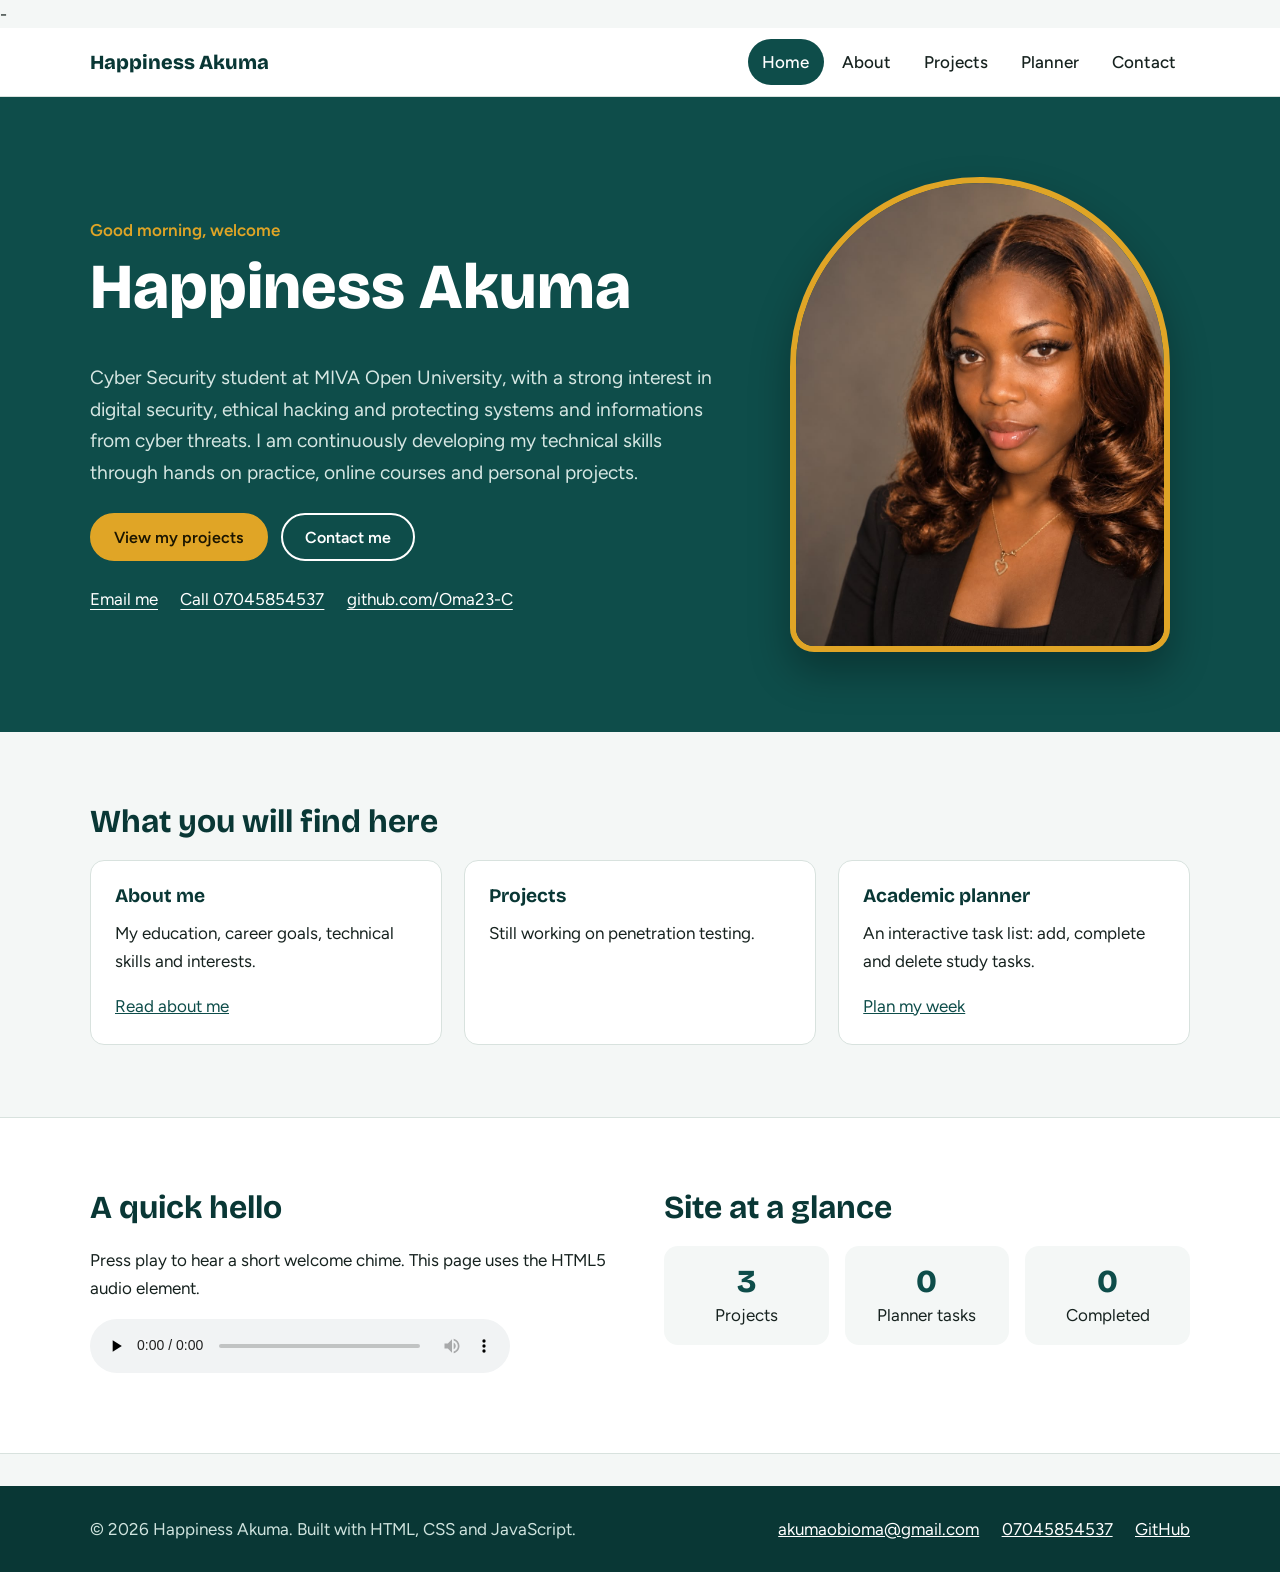
<file: happiness-portfolio/index.html>
<!DOCTYPE html>-
<html lang="en">
<head>
<meta charset="UTF-8">
<meta name="viewport" content="width=device-width, initial-scale=1">
<meta name="description" content="Happiness Akuma - Cyber Security student at MIVA Open University. Portfolio, projects and academic planner.">
<title>Home | Happiness Akuma</title>
<link rel="preconnect" href="https://fonts.googleapis.com">
<link rel="preconnect" href="https://fonts.gstatic.com" crossorigin>
<link href="https://fonts.googleapis.com/css2?family=Bricolage+Grotesque:wght@500;700;800&family=Figtree:wght@400;500;600&display=swap" rel="stylesheet">
<link rel="stylesheet" href="css/style.css">
</head>
<body>
<a class="skip" href="#main">Skip to content</a>
<header class="site-header">
  <div class="wrap bar">
    <a class="brand" href="index.html" aria-label="Happiness Akuma - home">Happiness Akuma</a>
    <button class="nav-toggle" id="navToggle" aria-expanded="false" aria-controls="siteNav" aria-label="Open menu"><span></span><span></span><span></span></button>
    <nav id="siteNav" class="site-nav" aria-label="Main">
      <ul>
        <li><a href="index.html" aria-current="page">Home</a></li>
        <li><a href="about.html">About</a></li>
        <li><a href="projects.html">Projects</a></li>
        <li><a href="planner.html">Planner</a></li>
        <li><a href="contact.html">Contact</a></li>
      </ul>
    </nav>
  </div>
</header>
<main id="main">

<section class="hero">
  <div class="wrap hero-grid">
    <div class="hero-text">
      <p class="kicker" id="greeting">Hello, welcome</p>
      <h1>Happiness Akuma</h1>
      <p class="lead">Cyber Security student at MIVA Open University, with a strong interest in digital security, ethical hacking and protecting systems and informations from cyber threats. I am continuously developing my technical skills through hands on practice, online courses and personal projects.</p>
      <div class="cta">
        <a class="btn" href="projects.html">View my projects</a>
        <a class="btn ghost" href="contact.html">Contact me</a>
      </div>
      <ul class="quick" aria-label="Quick contact">
        <li><a href="mailto:akumaobioma@gmail.com">Email me</a></li>
        <li><a href="tel:+2347045854537">Call 07045854537</a></li>
        <li><a href="https://github.com/Oma23-C" target="_blank" rel="noopener noreferrer">github.com/Oma23-C</a></li>
      </ul>
    </div>
    <figure class="portrait">
      <img src="images/profile.jpeg" alt="Professional headshot of Happiness Akuma" width="480" height="600">
    </figure>
  </div>
</section>

<section class="section">
  <div class="wrap">
    <h2>What you will find here</h2>
    <div class="grid cols-3">
      <article class="card"><h3>About me</h3><p>My education, career goals, technical skills and interests.</p><a href="about.html">Read about me</a></article>
      <article class="card"><h3>Projects</h3><p>Still working on penetration testing.</p><a "></a></article>
      <article class="card"><h3>Academic planner</h3><p>An interactive task list: add, complete and delete study tasks.</p><a href="planner.html">Plan my week</a></article>
    </div>
  </div>
</section>

<section class="section alt">
  <div class="wrap split">
    <div>
      <h2>A quick hello</h2>
      <p>Press play to hear a short welcome chime. This page uses the HTML5 audio element.</p>
      <audio controls preload="none" src="media/welcome.wav">Your browser does not support the audio element.</audio>
    </div>
    <div>
      <h2>Site at a glance</h2>
      <div class="stats" id="stats" aria-live="polite"></div>
    </div>
  </div>
</section>

</main>
<footer class="site-footer">
  <div class="wrap foot">
    <p>&copy; <span id="year">2026</span> Happiness Akuma. Built with HTML, CSS and JavaScript.</p>
    <ul class="links" aria-label="Contact links">
      <li><a href="mailto:akumaobioma@gmail.com">akumaobioma@gmail.com</a></li>
      <li><a href="tel:+2347045854537">07045854537</a></li>
      <li><a href="https://github.com/Oma23-C" target="_blank" rel="noopener noreferrer">GitHub</a></li>
    </ul>
  </div>
</footer>
<script src="js/main.js"></script>

</body>
</html>
</file>
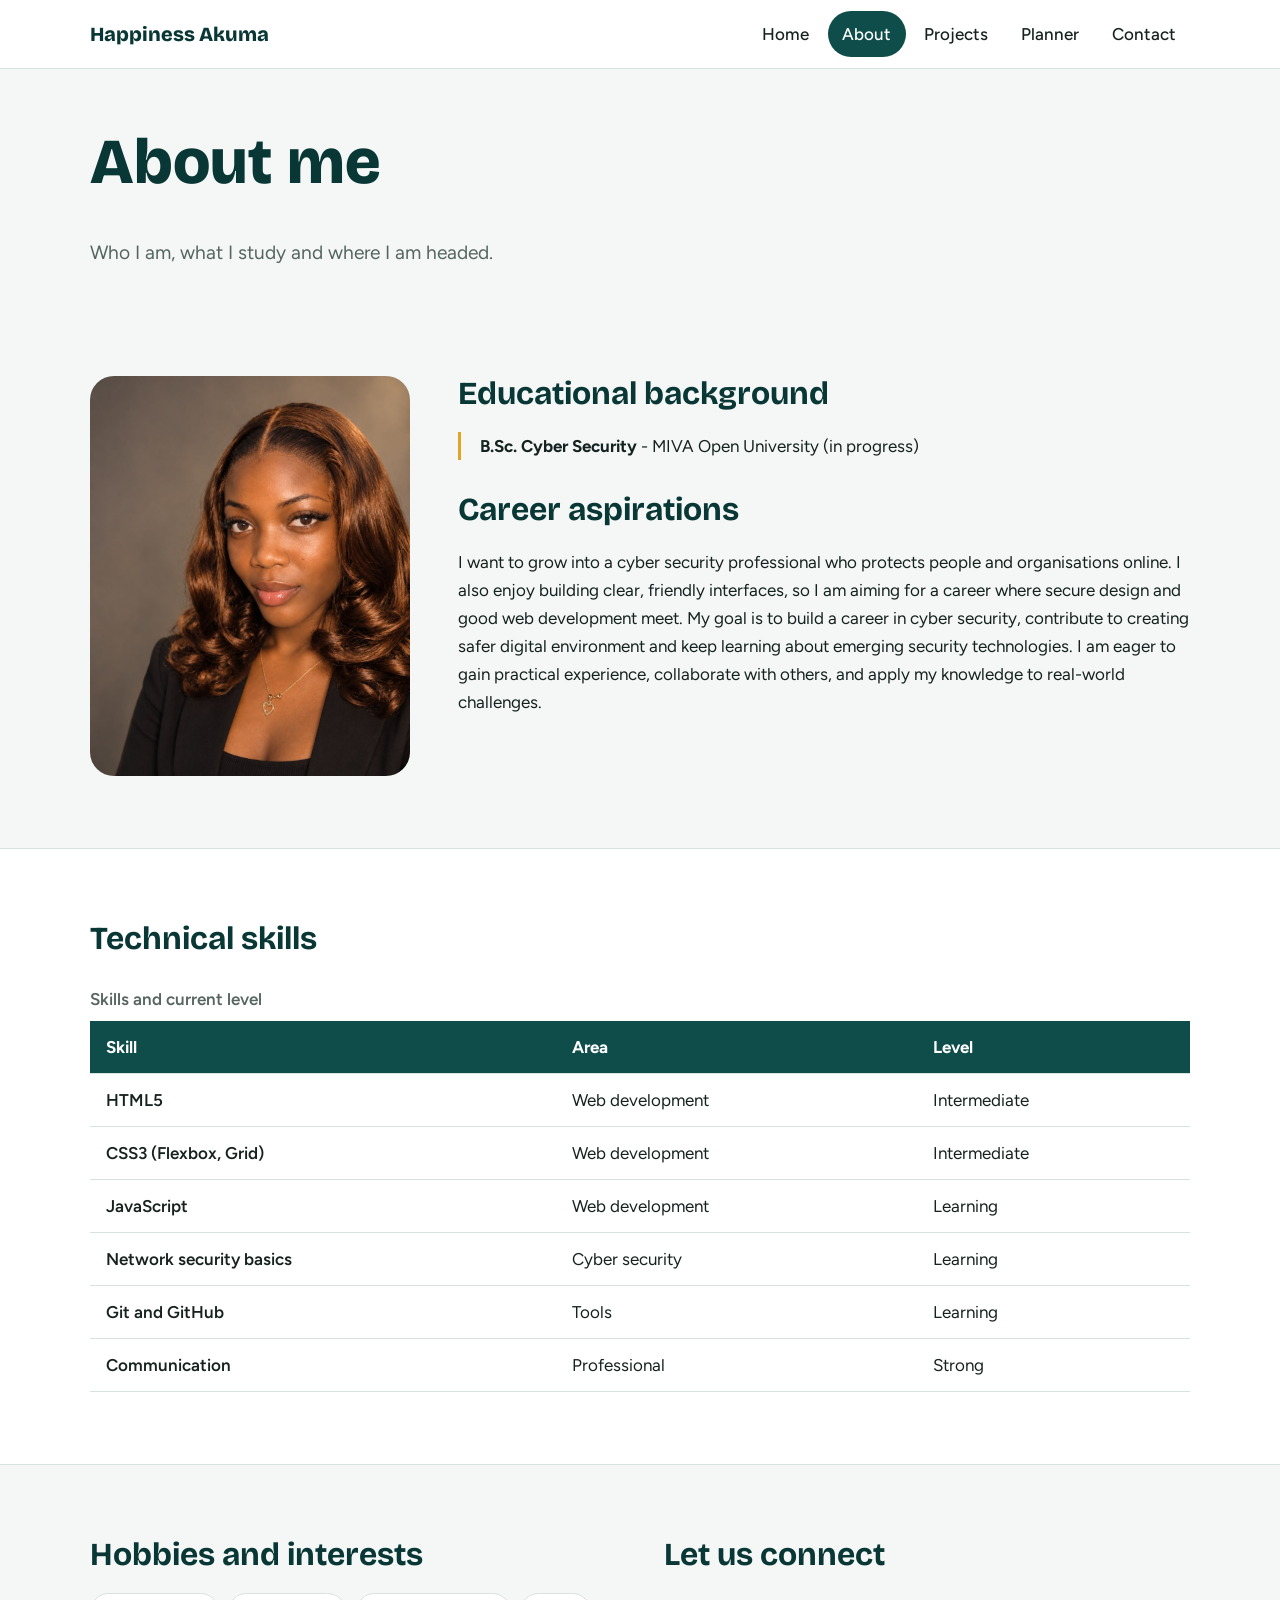
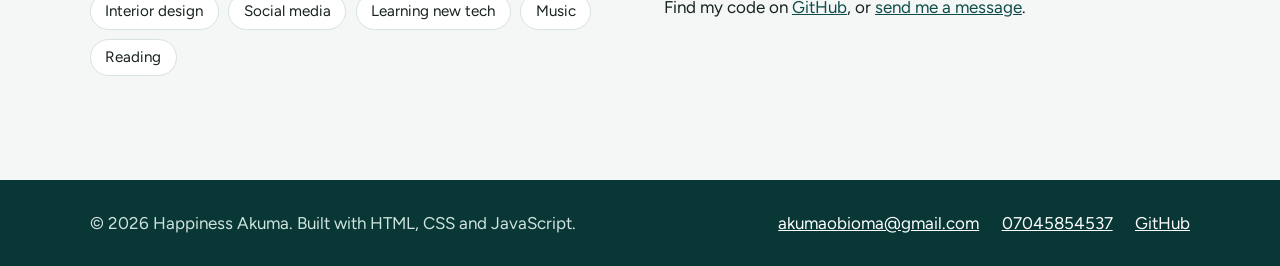
<file: happiness-portfolio/about.html>
<!DOCTYPE html>
<html lang="en">
<head>
<meta charset="UTF-8">
<meta name="viewport" content="width=device-width, initial-scale=1">
<meta name="description" content="Happiness Akuma - Cyber Security student at MIVA Open University. Portfolio, projects and academic planner.">
<title>About me | Happiness Akuma</title>
<link rel="preconnect" href="https://fonts.googleapis.com">
<link rel="preconnect" href="https://fonts.gstatic.com" crossorigin>
<link href="https://fonts.googleapis.com/css2?family=Bricolage+Grotesque:wght@500;700;800&family=Figtree:wght@400;500;600&display=swap" rel="stylesheet">
<link rel="stylesheet" href="css/style.css">
</head>
<body>
<a class="skip" href="#main">Skip to content</a>
<header class="site-header">
  <div class="wrap bar">
    <a class="brand" href="index.html" aria-label="Happiness Akuma - home">Happiness Akuma</a>
    <button class="nav-toggle" id="navToggle" aria-expanded="false" aria-controls="siteNav" aria-label="Open menu"><span></span><span></span><span></span></button>
    <nav id="siteNav" class="site-nav" aria-label="Main">
      <ul>
        <li><a href="index.html">Home</a></li>
        <li><a href="about.html" aria-current="page">About</a></li>
        <li><a href="projects.html">Projects</a></li>
        <li><a href="planner.html">Planner</a></li>
        <li><a href="contact.html">Contact</a></li>
      </ul>
    </nav>
  </div>
</header>
<main id="main">

<section class="page-head"><div class="wrap"><h1>About me</h1><p class="lead">Who I am, what I study and where I am headed.</p></div></section>

<section class="section">
  <div class="wrap split about">
    <img class="side-photo" src="images/profile.jpeg" alt="Happiness Akuma smiling in a black blazer" width="320" height="400">
    <div>
      <h2>Educational background</h2>
      <ul class="timeline">
        <li><strong>B.Sc. Cyber Security</strong> - MIVA Open University (in progress)</li>
      
      
      </ul>
      <h2>Career aspirations</h2>
      <p>I want to grow into a cyber security professional who protects people and organisations online. I also enjoy building clear, friendly interfaces, so I am aiming for a career where secure design and good web development meet. My goal is to build a career in cyber security, contribute to creating safer digital environment and keep learning about emerging security technologies. I am eager to gain practical experience, collaborate with others, and apply my knowledge to real-world challenges.</p>
    </div>
  </div>
</section>

<section class="section alt">
  <div class="wrap">
    <h2>Technical skills</h2>
    <div class="table-scroll">
    <table>
      <caption>Skills and current level</caption>
      <thead><tr><th scope="col">Skill</th><th scope="col">Area</th><th scope="col">Level</th></tr></thead>
      <tbody>
        <tr><th scope="row">HTML5</th><td>Web development</td><td>Intermediate</td></tr>
        <tr><th scope="row">CSS3 (Flexbox, Grid)</th><td>Web development</td><td>Intermediate</td></tr>
        <tr><th scope="row">JavaScript</th><td>Web development</td><td>Learning</td></tr>
        <tr><th scope="row">Network security basics</th><td>Cyber security</td><td>Learning</td></tr>
        <tr><th scope="row">Git and GitHub</th><td>Tools</td><td>Learning</td></tr>
        <tr><th scope="row">Communication</th><td>Professional</td><td>Strong</td></tr>
      </tbody>
    </table>
    </div>
  </div>
</section>

<section class="section">
  <div class="wrap split">
    <div>
      <h2>Hobbies and interests</h2>
      <ul class="chips">
        <li>Interior design</li><li>Social media</li><li>Learning new tech</li><li>Music</li><li>Reading</li>
      </ul>
    </div>
    <div>
      <h2>Let us connect</h2>
      <p>Find my code on <a href="https://github.com/Oma23-C" target="_blank" rel="noopener noreferrer">GitHub</a>, or <a href="contact.html">send me a message</a>.</p>
    </div>
  </div>
</section>

</main>
<footer class="site-footer">
  <div class="wrap foot">
    <p>&copy; <span id="year">2026</span> Happiness Akuma. Built with HTML, CSS and JavaScript.</p>
    <ul class="links" aria-label="Contact links">
      <li><a href="mailto:akumaobioma@gmail.com">akumaobioma@gmail.com</a></li>
      <li><a href="tel:+2347045854537">07045854537</a></li>
      <li><a href="https://github.com/Oma23-C" target="_blank" rel="noopener noreferrer">GitHub</a></li>
    </ul>
  </div>
</footer>
<script src="js/main.js"></script>

</body>
</html>
</file>
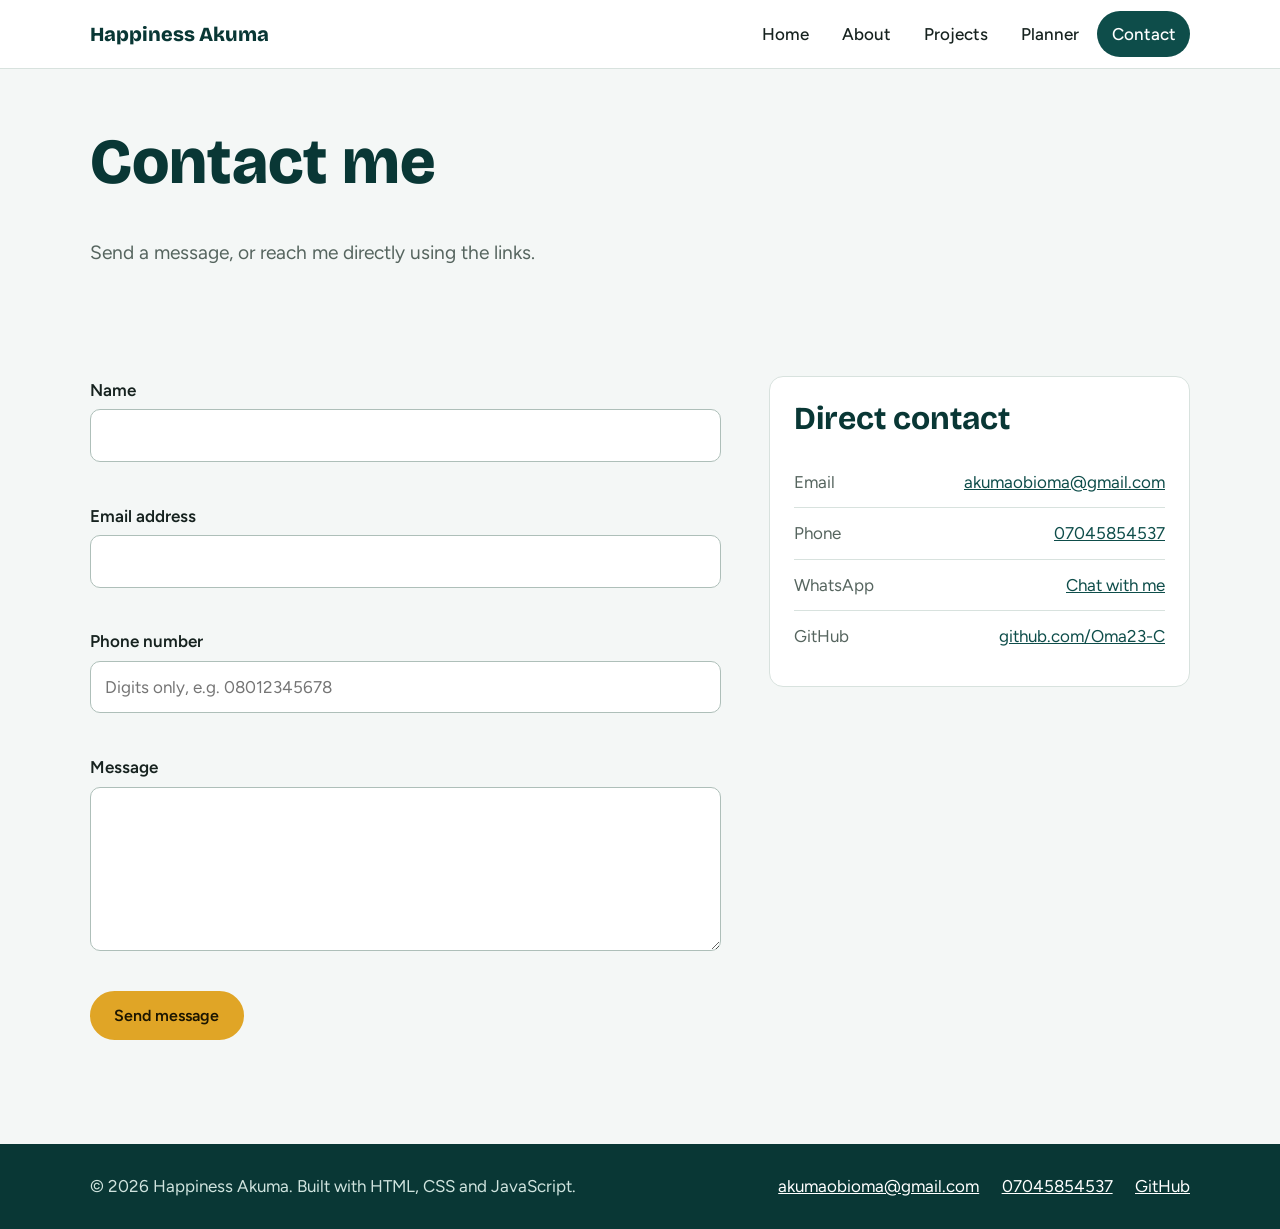
<file: happiness-portfolio/contact.html>
<!DOCTYPE html>
<html lang="en">
<head>
<meta charset="UTF-8">
<meta name="viewport" content="width=device-width, initial-scale=1">
<meta name="description" content="Happiness Akuma - Cyber Security student at MIVA Open University. Portfolio, projects and academic planner.">
<title>Contact | Happiness Akuma</title>
<link rel="preconnect" href="https://fonts.googleapis.com">
<link rel="preconnect" href="https://fonts.gstatic.com" crossorigin>
<link href="https://fonts.googleapis.com/css2?family=Bricolage+Grotesque:wght@500;700;800&family=Figtree:wght@400;500;600&display=swap" rel="stylesheet">
<link rel="stylesheet" href="css/style.css">
</head>
<body>
<a class="skip" href="#main">Skip to content</a>
<header class="site-header">
  <div class="wrap bar">
    <a class="brand" href="index.html" aria-label="Happiness Akuma - home">Happiness Akuma</a>
    <button class="nav-toggle" id="navToggle" aria-expanded="false" aria-controls="siteNav" aria-label="Open menu"><span></span><span></span><span></span></button>
    <nav id="siteNav" class="site-nav" aria-label="Main">
      <ul>
        <li><a href="index.html">Home</a></li>
        <li><a href="about.html">About</a></li>
        <li><a href="projects.html">Projects</a></li>
        <li><a href="planner.html">Planner</a></li>
        <li><a href="contact.html" aria-current="page">Contact</a></li>
      </ul>
    </nav>
  </div>
</header>
<main id="main">

<section class="page-head"><div class="wrap"><h1>Contact me</h1><p class="lead">Send a message, or reach me directly using the links.</p></div></section>
<section class="section">
  <div class="wrap split contact">
    <form id="contactForm" novalidate>
      <div class="field">
        <label for="name">Name</label>
        <input id="name" name="name" type="text" autocomplete="name">
        <p class="error" id="nameError" role="alert"></p>
      </div>
      <div class="field">
        <label for="email">Email address</label>
        <input id="email" name="email" type="email" autocomplete="email">
        <p class="error" id="emailError" role="alert"></p>
      </div>
      <div class="field">
        <label for="phone">Phone number</label>
        <input id="phone" name="phone" type="tel" inputmode="numeric" autocomplete="tel" placeholder="Digits only, e.g. 08012345678">
        <p class="error" id="phoneError" role="alert"></p>
      </div>
      <div class="field">
        <label for="message">Message</label>
        <textarea id="message" name="message" rows="5"></textarea>
        <p class="error" id="messageError" role="alert"></p>
      </div>
      <button class="btn" type="submit">Send message</button>
      <div id="formSuccess" class="success" hidden></div>
    </form>

    <aside class="card direct">
      <h2>Direct contact</h2>
      <ul class="list-plain">
        <li><span>Email</span><a href="mailto:akumaobioma@gmail.com">akumaobioma@gmail.com</a></li>
        <li><span>Phone</span><a href="tel:+2347045854537">07045854537</a></li>
        <li><span>WhatsApp</span><a href="https://wa.me/2347045854537" target="_blank" rel="noopener noreferrer">Chat with me</a></li>
        <li><span>GitHub</span><a href="https://github.com/Oma23-C" target="_blank" rel="noopener noreferrer">github.com/Oma23-C</a></li>
      </ul>
    </aside>
  </div>
</section>

</main>
<footer class="site-footer">
  <div class="wrap foot">
    <p>&copy; <span id="year">2026</span> Happiness Akuma. Built with HTML, CSS and JavaScript.</p>
    <ul class="links" aria-label="Contact links">
      <li><a href="mailto:akumaobioma@gmail.com">akumaobioma@gmail.com</a></li>
      <li><a href="tel:+2347045854537">07045854537</a></li>
      <li><a href="https://github.com/Oma23-C" target="_blank" rel="noopener noreferrer">GitHub</a></li>
    </ul>
  </div>
</footer>
<script src="js/main.js"></script>
<script src="js/contact.js"></script>
</body>
</html>
</file>
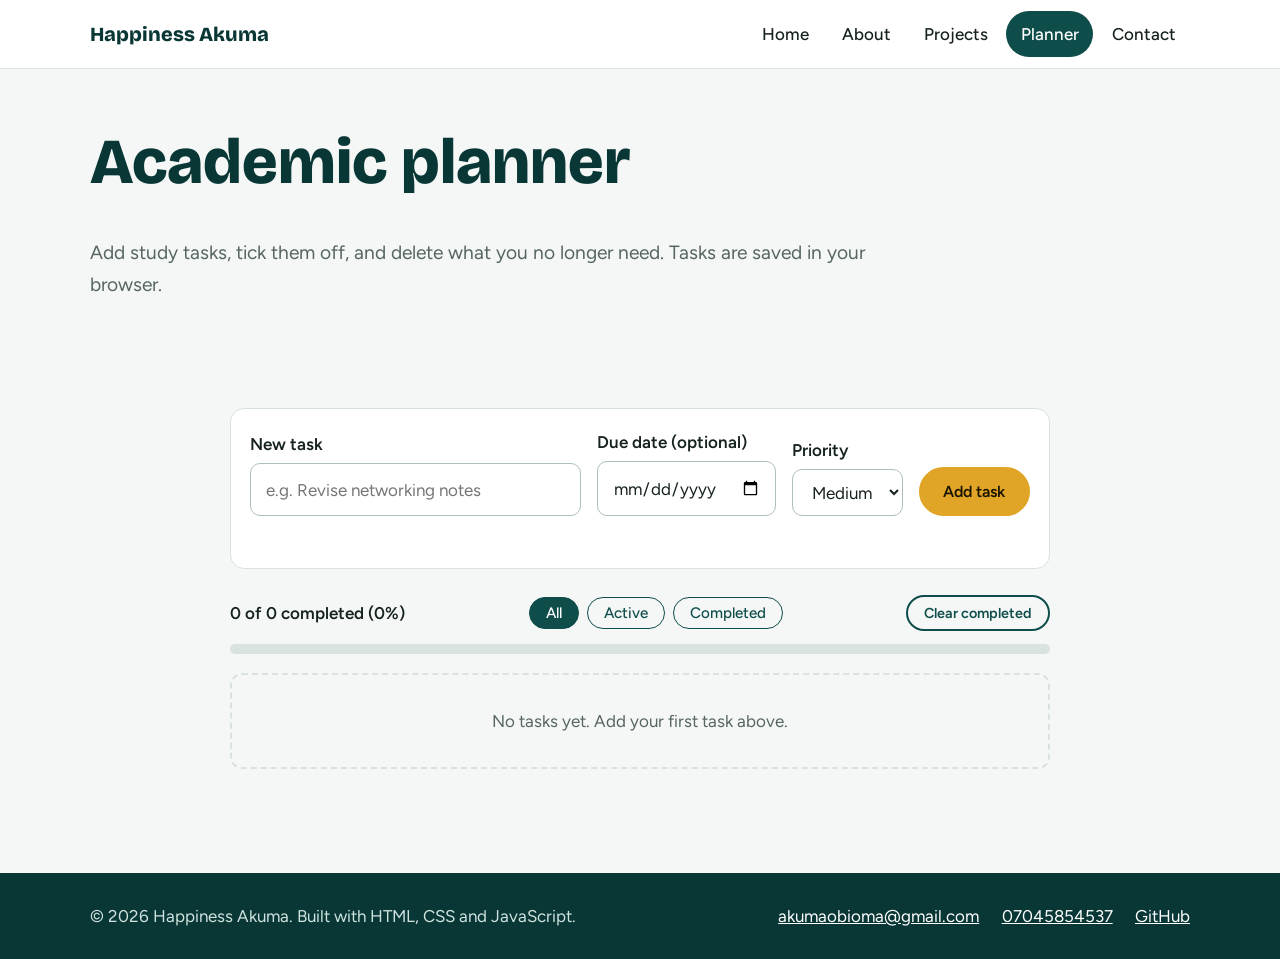
<file: happiness-portfolio/planner.html>
<!DOCTYPE html>
<html lang="en">
<head>
<meta charset="UTF-8">
<meta name="viewport" content="width=device-width, initial-scale=1">
<meta name="description" content="Happiness Akuma - Cyber Security student at MIVA Open University. Portfolio, projects and academic planner.">
<title>Academic planner | Happiness Akuma</title>
<link rel="preconnect" href="https://fonts.googleapis.com">
<link rel="preconnect" href="https://fonts.gstatic.com" crossorigin>
<link href="https://fonts.googleapis.com/css2?family=Bricolage+Grotesque:wght@500;700;800&family=Figtree:wght@400;500;600&display=swap" rel="stylesheet">
<link rel="stylesheet" href="css/style.css">
</head>
<body>
<a class="skip" href="#main">Skip to content</a>
<header class="site-header">
  <div class="wrap bar">
    <a class="brand" href="index.html" aria-label="Happiness Akuma - home">Happiness Akuma</a>
    <button class="nav-toggle" id="navToggle" aria-expanded="false" aria-controls="siteNav" aria-label="Open menu"><span></span><span></span><span></span></button>
    <nav id="siteNav" class="site-nav" aria-label="Main">
      <ul>
        <li><a href="index.html">Home</a></li>
        <li><a href="about.html">About</a></li>
        <li><a href="projects.html">Projects</a></li>
        <li><a href="planner.html" aria-current="page">Planner</a></li>
        <li><a href="contact.html">Contact</a></li>
      </ul>
    </nav>
  </div>
</header>
<main id="main">

<section class="page-head"><div class="wrap"><h1>Academic planner</h1><p class="lead">Add study tasks, tick them off, and delete what you no longer need. Tasks are saved in your browser.</p></div></section>
<section class="section">
  <div class="wrap planner">
    <form id="taskForm" class="task-form" novalidate>
      <div class="field grow">
        <label for="taskInput">New task</label>
        <input id="taskInput" type="text" maxlength="100" placeholder="e.g. Revise networking notes" autocomplete="off">
      </div>
      <div class="field">
        <label for="taskDue">Due date (optional)</label>
        <input id="taskDue" type="date">
      </div>
      <div class="field">
        <label for="taskPriority">Priority</label>
        <select id="taskPriority"><option>Low</option><option selected>Medium</option><option>High</option></select>
      </div>
      <button class="btn" type="submit">Add task</button>
      <p class="error" id="taskError" role="alert"></p>
    </form>

    <div class="toolbar">
      <p id="summary" aria-live="polite"></p>
      <div class="filters" id="taskFilters" role="group" aria-label="Filter tasks">
        <button type="button" class="chip is-on" data-filter="all">All</button>
        <button type="button" class="chip" data-filter="active">Active</button>
        <button type="button" class="chip" data-filter="done">Completed</button>
      </div>
      <button type="button" class="btn ghost small" id="clearDone">Clear completed</button>
    </div>
    <div class="progress" aria-hidden="true"><div id="bar"></div></div>
    <ul id="taskList" class="tasks"></ul>
  </div>
</section>

</main>
<footer class="site-footer">
  <div class="wrap foot">
    <p>&copy; <span id="year">2026</span> Happiness Akuma. Built with HTML, CSS and JavaScript.</p>
    <ul class="links" aria-label="Contact links">
      <li><a href="mailto:akumaobioma@gmail.com">akumaobioma@gmail.com</a></li>
      <li><a href="tel:+2347045854537">07045854537</a></li>
      <li><a href="https://github.com/Oma23-C" target="_blank" rel="noopener noreferrer">GitHub</a></li>
    </ul>
  </div>
</footer>
<script src="js/main.js"></script>
<script src="js/planner.js"></script>
</body>
</html>
</file>
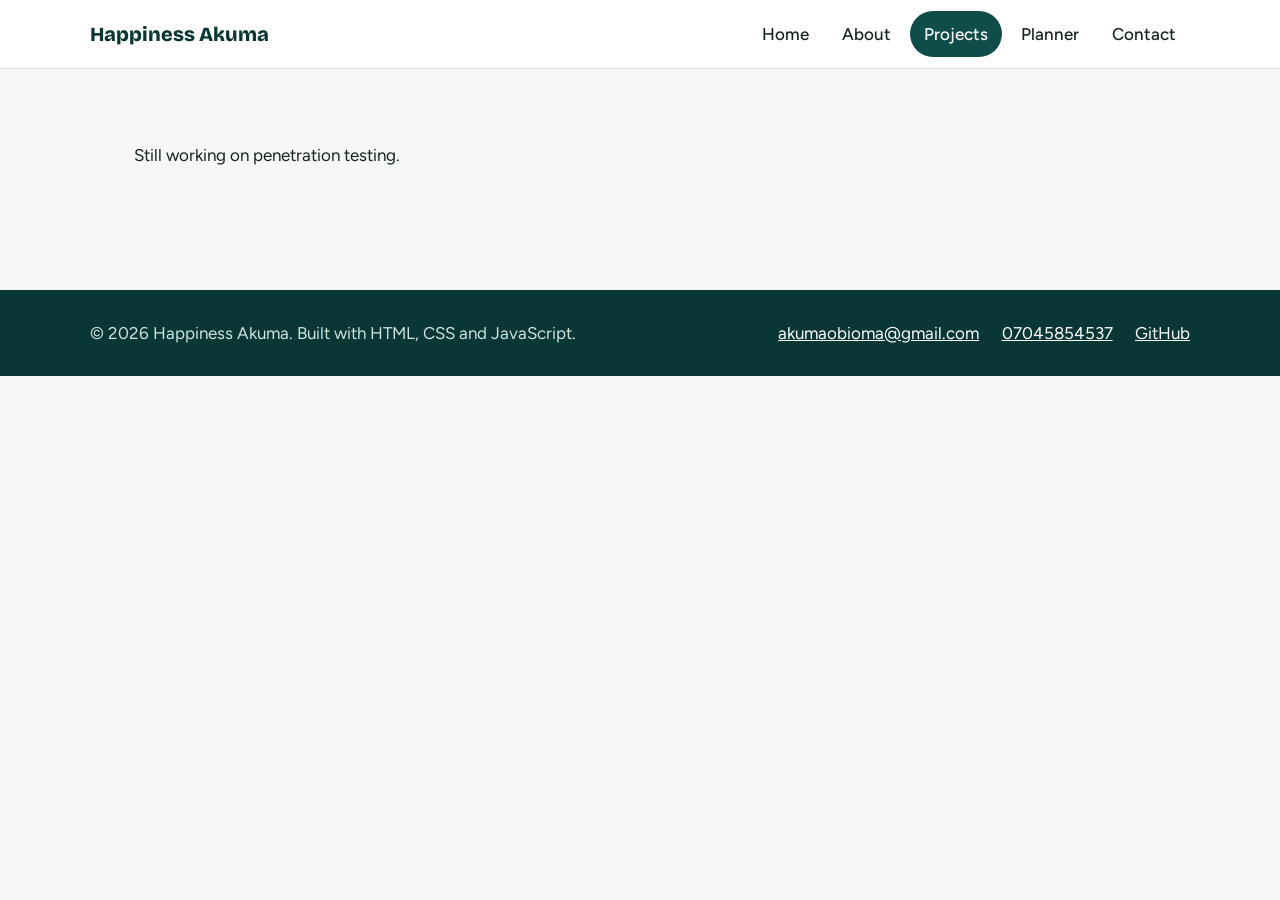
<file: happiness-portfolio/projects.html>
<!DOCTYPE html>
<html lang="en">
<head>
<meta charset="UTF-8">
<meta name="viewport" content="width=device-width, initial-scale=1">
<meta name="description" content="Happiness Akuma - Cyber Security student at MIVA Open University. Portfolio, projects and academic planner.">
<title>Projects | Happiness Akuma</title>
<link rel="preconnect" href="https://fonts.googleapis.com">
<link rel="preconnect" href="https://fonts.gstatic.com" crossorigin>
<link href="https://fonts.googleapis.com/css2?family=Bricolage+Grotesque:wght@500;700;800&family=Figtree:wght@400;500;600&display=swap" rel="stylesheet">
<link rel="stylesheet" href="css/style.css">
</head>
<body>
<a class="skip" href="#main">Skip to content</a>
<header class="site-header">
  <div class="wrap bar">
    <a class="brand" href="index.html" aria-label="Happiness Akuma - home">Happiness Akuma</a>
    <button class="nav-toggle" id="navToggle" aria-expanded="false" aria-controls="siteNav" aria-label="Open menu"><span></span><span></span><span></span></button>
    <nav id="siteNav" class="site-nav" aria-label="Main">
      <ul>
        <li><a href="index.html">Home</a></li>
        <li><a href="about.html">About</a></li>
        <li><a href="projects.html" aria-current="page">Projects</a></li>
        <li><a href="planner.html">Planner</a></li>
        <li><a href="contact.html">Contact</a></li>
      </ul>
    </nav>
  </div>
</header>
<main id="main">

<sectio class="page-head"><div class="wrap">
<section class="section">
  <div class="wrap">
    
    <p">Still working on penetration testing.</p>
    
  </div>
</section>

</main>
<footer class="site-footer">
  <div class="wrap foot">
    <p>&copy; <span id="year">2026</span> Happiness Akuma. Built with HTML, CSS and JavaScript.</p>
    <ul class="links" aria-label="Contact links">
      <li><a href="mailto:akumaobioma@gmail.com">akumaobioma@gmail.com</a></li>
      <li><a href="tel:+2347045854537">07045854537</a></li>
      <li><a href="https://github.com/Oma23-C" target="_blank" rel="noopener noreferrer">GitHub</a></li>
    </ul>
  </div>
</footer>
<script src="js/main.js"></script>
<script src="js/projects.js"></script>
</body>
</html>
</file>
<file: happiness-portfolio/css/style.css>
/* Happiness Akuma portfolio - external stylesheet */
:root{
  --ink:#16221f; --muted:#56655f; --bg:#f4f7f6; --surface:#ffffff;
  --teal:#0e4d4a; --teal-dark:#093735; --gold:#e0a526; --line:#d8e2de; --danger:#b3261e; --ok:#1d7a4d;
  --radius:14px; --head:"Bricolage Grotesque","Segoe UI",system-ui,sans-serif; --body:"Figtree","Segoe UI",system-ui,sans-serif;
}
*,*::before,*::after{box-sizing:border-box}
html{scroll-behavior:smooth}
body{margin:0;font-family:var(--body);color:var(--ink);background:var(--bg);line-height:1.65;font-size:1.0625rem}
img{max-width:100%;height:auto;display:block}
a{color:var(--teal)}
a:focus-visible,button:focus-visible,input:focus-visible,select:focus-visible,textarea:focus-visible{outline:3px solid var(--gold);outline-offset:2px}
h1,h2,h3{font-family:var(--head);line-height:1.15;margin:0 0 .6em;color:var(--teal-dark)}
h1{font-size:clamp(2.4rem,6vw,4rem);font-weight:800}
h2{font-size:clamp(1.5rem,3vw,2rem)}
h3{font-size:1.2rem}
p{margin:0 0 1em;max-width:68ch}
.wrap{width:min(1100px,92%);margin-inline:auto}
.skip{position:absolute;left:-999px;top:0;background:var(--gold);color:#000;padding:.5rem 1rem;z-index:100}
.skip:focus{left:0}
.muted{color:var(--muted)}
.lead{font-size:1.2rem;color:var(--muted)}

/* Header + navigation */
.site-header{background:var(--surface);border-bottom:1px solid var(--line);position:sticky;top:0;z-index:50}
.bar{display:flex;align-items:center;justify-content:space-between;min-height:68px}
.brand{font-family:var(--head);font-weight:800;font-size:1.25rem;color:var(--teal-dark);text-decoration:none}
.site-nav ul{display:flex;gap:.25rem;list-style:none;margin:0;padding:0}
.site-nav a{display:block;padding:.55rem .9rem;border-radius:999px;text-decoration:none;color:var(--ink);font-weight:500;transition:background .2s,color .2s}
.site-nav a:hover{background:var(--bg)}
.site-nav a[aria-current="page"]{background:var(--teal);color:#fff}
.nav-toggle{display:none;background:none;border:1px solid var(--line);border-radius:10px;padding:.6rem;cursor:pointer}
.nav-toggle span{display:block;width:22px;height:2px;background:var(--teal-dark);margin:4px 0;transition:transform .25s,opacity .25s}
.nav-toggle[aria-expanded="true"] span:nth-child(1){transform:translateY(6px) rotate(45deg)}
.nav-toggle[aria-expanded="true"] span:nth-child(2){opacity:0}
.nav-toggle[aria-expanded="true"] span:nth-child(3){transform:translateY(-6px) rotate(-45deg)}

/* Hero */
.hero{background:var(--teal);color:#fff;padding:clamp(2.5rem,7vw,5rem) 0;overflow:hidden}
.hero h1{color:#fff}
.hero .lead{color:#d6e7e3}
.hero .kicker{color:var(--gold);font-weight:600;margin-bottom:.4rem}
.hero-grid{display:grid;grid-template-columns:1.2fr .8fr;gap:3rem;align-items:center}
.portrait{margin:0;justify-self:center}
.portrait img{width:min(380px,80vw);aspect-ratio:4/5;object-fit:cover;border-radius:190px 190px 24px 24px;border:6px solid var(--gold);box-shadow:0 20px 40px rgba(0,0,0,.3)}
.hero-text{animation:rise .8s ease both}
.portrait{animation:rise .8s .15s ease both}
@keyframes rise{from{opacity:0;transform:translateY(24px)}to{opacity:1;transform:none}}
.cta{display:flex;flex-wrap:wrap;gap:.8rem;margin:1.5rem 0}
.quick{list-style:none;padding:0;margin:0;display:flex;flex-wrap:wrap;gap:.4rem 1.4rem}
.quick a{color:#fff;text-underline-offset:4px}

/* Buttons */
.btn{display:inline-block;background:var(--gold);color:#1b1500;font:600 1rem var(--body);padding:.8rem 1.4rem;border:2px solid var(--gold);border-radius:999px;cursor:pointer;text-decoration:none;transition:transform .15s,background .2s}
.btn:hover{transform:translateY(-2px);background:#f0b83c}
.btn.ghost{background:transparent;color:inherit;border-color:currentColor}
.hero .btn.ghost{color:#fff}
.section .btn.ghost{color:var(--teal)}
.btn.small{padding:.45rem 1rem;font-size:.9rem}

/* Sections, grids, cards */
.section{padding:clamp(2.5rem,6vw,4.5rem) 0}
.section.alt{background:var(--surface);border-block:1px solid var(--line)}
.page-head{padding:clamp(2rem,5vw,3.5rem) 0 1rem}
.grid{display:grid;gap:1.4rem}
.cols-3{grid-template-columns:repeat(auto-fit,minmax(260px,1fr))}
.split{display:grid;grid-template-columns:1fr 1fr;gap:3rem;align-items:start}
.card{background:var(--surface);border:1px solid var(--line);border-radius:var(--radius);padding:1.5rem;transition:border-color .2s}
.card:hover{border-color:var(--teal)}
.card img{border-radius:10px;margin-bottom:1rem;width:100%;aspect-ratio:16/10;object-fit:cover}
.stats{display:grid;grid-template-columns:repeat(3,1fr);gap:1rem}
.stat{background:var(--bg);border-radius:var(--radius);padding:1rem;text-align:center}
.stat b{display:block;font:800 2rem var(--head);color:var(--teal)}
audio{width:100%;max-width:420px}
.about{grid-template-columns:320px 1fr}
.side-photo{width:100%;border-radius:24px;aspect-ratio:4/5;object-fit:cover}
.timeline{list-style:none;margin:0 0 2rem;padding:0 0 0 1.2rem;border-left:3px solid var(--gold)}
.timeline li{margin-bottom:.8rem}
.chips{list-style:none;display:flex;flex-wrap:wrap;gap:.6rem;padding:0;margin:0}
.chips li,.tag{background:var(--surface);border:1px solid var(--line);padding:.3rem .9rem;border-radius:999px;font-size:.95rem}
.tag{display:inline-block;margin:0 .4rem .4rem 0;font-size:.82rem;background:var(--bg)}
.table-scroll{overflow-x:auto}
table{border-collapse:collapse;width:100%;min-width:480px;background:var(--surface)}
caption{text-align:left;font-weight:600;padding:.5rem 0;color:var(--muted)}
th,td{padding:.75rem 1rem;text-align:left;border-bottom:1px solid var(--line)}
thead th{background:var(--teal);color:#fff}
tbody th{font-weight:600}
tbody tr:hover{background:var(--bg)}

/* Filters / chips */
.filters{display:flex;flex-wrap:wrap;gap:.5rem;margin-bottom:1rem}
.chip{font:500 .95rem var(--body);border:1px solid var(--teal);background:transparent;color:var(--teal);padding:.4rem 1rem;border-radius:999px;cursor:pointer;transition:background .2s,color .2s}
.chip:hover{background:var(--bg)}
.chip.is-on{background:var(--teal);color:#fff}

/* Forms */
form .field{margin-bottom:1.1rem;display:flex;flex-direction:column}
label{font-weight:600;margin-bottom:.35rem}
input,select,textarea{font:inherit;padding:.7rem .9rem;border:1.5px solid #aebfb9;border-radius:10px;background:#fff;color:var(--ink);width:100%}
input.invalid,textarea.invalid{border-color:var(--danger)}
input.valid,textarea.valid{border-color:var(--ok)}
.error{color:var(--danger);font-size:.9rem;margin:.3rem 0 0;min-height:1.2em}
.success{margin-top:1.2rem;padding:1rem 1.2rem;border-radius:var(--radius);background:#e3f4ea;border:1px solid var(--ok);color:#0f4d2f;animation:rise .4s ease both}
.contact{grid-template-columns:1.2fr .8fr}
.list-plain{list-style:none;margin:0;padding:0}
.list-plain li{padding:.7rem 0;border-bottom:1px solid var(--line);display:flex;justify-content:space-between;gap:1rem;flex-wrap:wrap}
.list-plain li:last-child{border:0}
.list-plain span{color:var(--muted)}

/* Planner */
.planner{max-width:820px}
.task-form{display:flex;flex-wrap:wrap;gap:1rem;align-items:flex-end;background:var(--surface);border:1px solid var(--line);border-radius:var(--radius);padding:1.2rem}
.task-form .field{margin:0}
.task-form .grow{flex:1 1 240px}
.task-form .error{flex-basis:100%;margin:0}
.toolbar{display:flex;flex-wrap:wrap;gap:1rem;align-items:center;justify-content:space-between;margin:1.6rem 0 .8rem}
.toolbar p{margin:0;font-weight:600}
.toolbar .filters{margin:0}
.progress{height:10px;background:var(--line);border-radius:999px;overflow:hidden;margin-bottom:1.2rem}
#bar{height:100%;width:0;background:var(--ok);transition:width .4s ease}
.tasks{list-style:none;margin:0;padding:0;display:grid;gap:.7rem}
.task{display:flex;align-items:center;gap:.9rem;background:var(--surface);border:1px solid var(--line);border-left:6px solid var(--gold);border-radius:12px;padding:.8rem 1rem;animation:rise .3s ease both}
.task.p-High{border-left-color:var(--danger)}
.task.p-Low{border-left-color:var(--ok)}
.task input[type=checkbox]{width:22px;height:22px;flex:none;accent-color:var(--teal)}
.task .info{flex:1;min-width:0}
.task .title{display:block;overflow-wrap:anywhere}
.task .meta{font-size:.85rem;color:var(--muted)}
.task.done .title{text-decoration:line-through;color:var(--muted)}
.task .del{background:none;border:1px solid var(--line);color:var(--danger);border-radius:8px;padding:.35rem .7rem;cursor:pointer;font:500 .9rem var(--body)}
.task .del:hover{background:#fdecea}
.empty{text-align:center;color:var(--muted);padding:2rem;border:2px dashed var(--line);border-radius:12px}

/* Footer */
.site-footer{background:var(--teal-dark);color:#cfe3de;padding:1.8rem 0;margin-top:2rem}
.site-footer a{color:#fff}
.foot{display:flex;flex-wrap:wrap;justify-content:space-between;gap:1rem}
.foot p{margin:0}
.links{list-style:none;display:flex;flex-wrap:wrap;gap:.4rem 1.4rem;margin:0;padding:0}

/* Responsive */
@media (max-width:820px){
  .hero-grid,.split,.about,.contact{grid-template-columns:1fr}
  .portrait{order:-1}
  .nav-toggle{display:block}
  .site-nav{position:absolute;left:0;right:0;top:100%;background:var(--surface);border-bottom:1px solid var(--line);display:none;padding:.6rem 4%}
  .site-nav.open{display:block}
  .site-nav ul{flex-direction:column}
  .stats{grid-template-columns:1fr 1fr 1fr}
  .side-photo{max-width:280px}
}
@media (max-width:480px){
  body{font-size:1rem}
  .task{flex-wrap:wrap}
  .btn{width:100%;text-align:center}
  .toolbar .btn{width:auto}
}
@media (prefers-reduced-motion:reduce){*{animation:none!important;transition:none!important;scroll-behavior:auto!important}}
</file>
